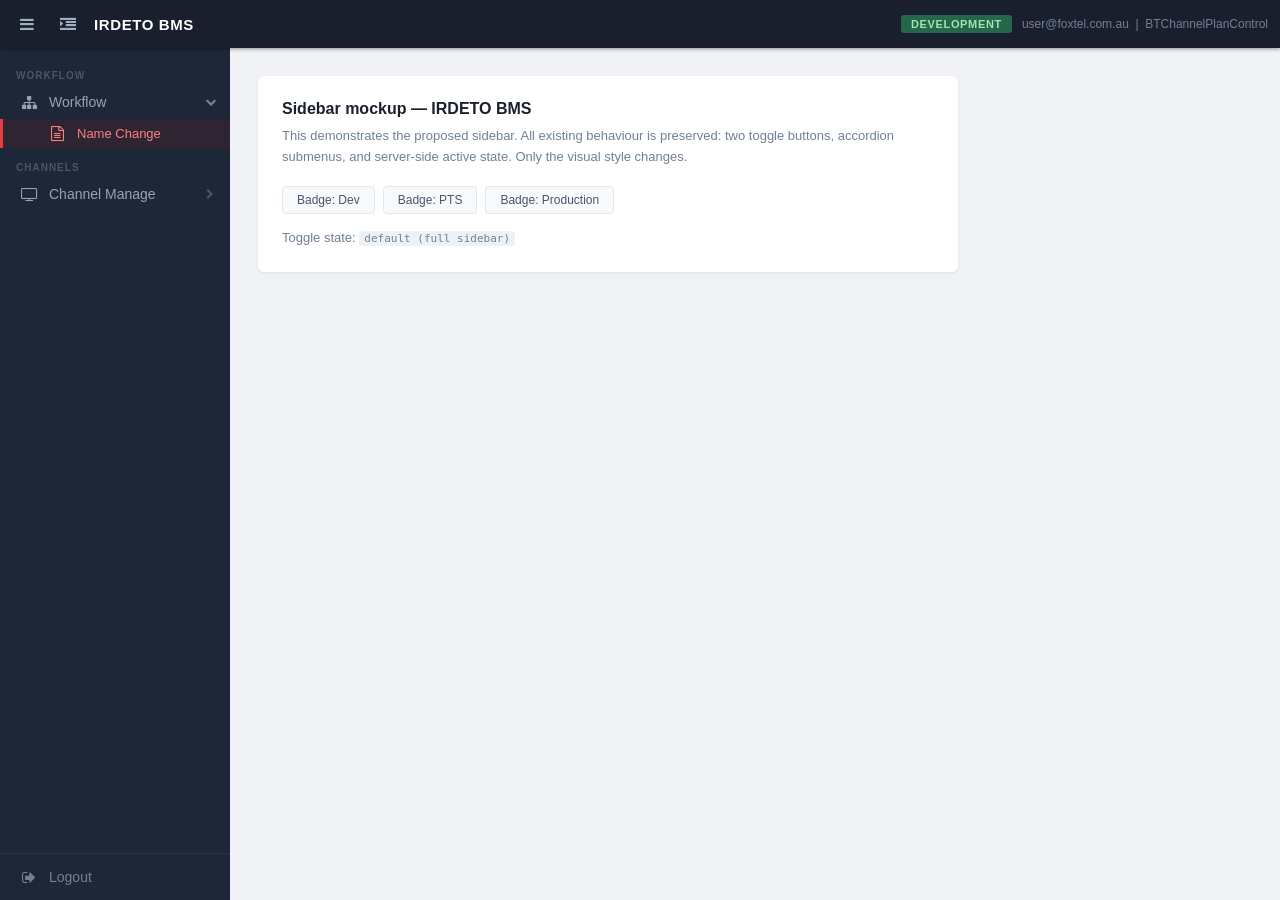
<file: sidebar-mockup.html>
<!DOCTYPE html>
<html lang="en">
<head>
   <meta charset="UTF-8">
   <meta name="viewport" content="width=device-width, initial-scale=1">
   <title>Sidebar Mockup – IRDETO BMS</title>
   <link rel="stylesheet" href="https://cdnjs.cloudflare.com/ajax/libs/font-awesome/4.7.0/css/font-awesome.min.css">
   <style>
      *, *::before, *::after { box-sizing: border-box; margin: 0; padding: 0; }

      body {
         font-family: -apple-system, BlinkMacSystemFont, "Segoe UI", Roboto, sans-serif;
         font-size: 14px;
         background: #f0f2f5;
         color: #333;
      }

      /* ── Top navbar ─────────────────────────────────────────────── */
      .navbar {
         height: 48px;
         background: #1a1f2e;
         display: flex;
         align-items: center;
         padding: 0 12px;
         gap: 10px;
         position: fixed;
         top: 0; left: 0; right: 0;
         z-index: 2000;
         box-shadow: 0 1px 4px rgba(0,0,0,0.4);
      }

      .navbar-toggle {
         background: none;
         border: none;
         color: #a0aec0;
         font-size: 16px;
         cursor: pointer;
         padding: 6px 8px;
         border-radius: 4px;
         transition: background 0.15s, color 0.15s;
         line-height: 1;
      }
      .navbar-toggle:hover { background: rgba(255,255,255,0.08); color: #fff; }

      .navbar-brand {
         color: #fff;
         font-size: 15px;
         font-weight: 600;
         letter-spacing: 0.04em;
         text-decoration: none;
         margin-right: auto;
      }

      .env-badge {
         font-size: 11px;
         font-weight: 700;
         letter-spacing: 0.06em;
         padding: 3px 10px;
         border-radius: 3px;
         text-transform: uppercase;
      }
      .env-badge.dev        { background: #276749; color: #9ae6b4; }
      .env-badge.pts        { background: #744210; color: #fbd38d; }
      .env-badge.production { background: #822727; color: #fed7d7; }

      .navbar-user {
         color: #718096;
         font-size: 12px;
         white-space: nowrap;
      }

      /* ── Layout wrapper ─────────────────────────────────────────── */
      #wrapper {
         display: flex;
         padding-top: 48px;
         min-height: 100vh;
      }

      /* ── Sidebar ────────────────────────────────────────────────── */
      #sidebar-wrapper {
         width: 230px;
         min-width: 230px;
         background: #1e2738;
         min-height: calc(100vh - 48px);
         position: fixed;
         top: 48px;
         left: 0;
         bottom: 0;
         overflow: hidden;
         transition: width 0.25s ease, min-width 0.25s ease;
         z-index: 1000;
         display: flex;
         flex-direction: column;
      }

      /* icon-only collapsed state */
      #wrapper.toggled-2 #sidebar-wrapper {
         width: 50px;
         min-width: 50px;
      }

      /* fully hidden (mobile / manual hide) */
      #wrapper.toggled #sidebar-wrapper {
         width: 0;
         min-width: 0;
      }

      /* ── Sidebar nav ────────────────────────────────────────────── */
      .sidebar-nav {
         list-style: none;
         padding: 8px 0;
         flex: 1;
         overflow-y: auto;
         overflow-x: hidden;
      }

      /* top divider label */
      .sidebar-section-label {
         font-size: 10px;
         font-weight: 700;
         letter-spacing: 0.1em;
         text-transform: uppercase;
         color: #4a5568;
         padding: 14px 16px 4px;
         white-space: nowrap;
         overflow: hidden;
         transition: opacity 0.2s;
      }
      #wrapper.toggled-2 .sidebar-section-label { opacity: 0; }

      /* every nav item row */
      .sidebar-nav li { position: relative; }

      .sidebar-nav li > a,
      .sidebar-nav li > span.nav-parent {
         display: flex;
         align-items: center;
         gap: 10px;
         padding: 9px 16px;
         color: #94a3b8;
         text-decoration: none;
         white-space: nowrap;
         overflow: hidden;
         cursor: pointer;
         border-left: 3px solid transparent;
         transition: background 0.15s, color 0.15s, border-color 0.15s;
         user-select: none;
      }

      .sidebar-nav li > a:hover,
      .sidebar-nav li > span.nav-parent:hover {
         background: rgba(255,255,255,0.05);
         color: #e2e8f0;
      }

      /* active leaf item */
      .sidebar-nav li.active > a {
         background: rgba(229,62,62,0.12);
         color: #fc8181;
         border-left-color: #e53e3e;
      }

      /* icon column — fixed width so text slides away cleanly */
      .nav-icon {
         font-size: 15px;
         width: 20px;
         text-align: center;
         flex-shrink: 0;
      }

      .nav-label { transition: opacity 0.2s; }
      #wrapper.toggled-2 .nav-label { opacity: 0; pointer-events: none; }

      /* chevron for parent items */
      .nav-chevron {
         margin-left: auto;
         font-size: 11px;
         color: #4a5568;
         transition: transform 0.2s, opacity 0.2s;
         flex-shrink: 0;
      }
      .nav-parent.open .nav-chevron { transform: rotate(90deg); color: #718096; }
      #wrapper.toggled-2 .nav-chevron { opacity: 0; }

      /* ── Sub-menu ───────────────────────────────────────────────── */
      .sidebar-nav ul {
         list-style: none;
         background: rgba(0,0,0,0.15);
         overflow: hidden;
      }

      .sidebar-nav ul li > a {
         padding: 7px 16px 7px 44px;
         font-size: 13px;
         color: #718096;
         border-left: 3px solid transparent;
      }
      .sidebar-nav ul li > a:hover {
         background: rgba(255,255,255,0.04);
         color: #cbd5e0;
      }
      .sidebar-nav ul li.active > a {
         background: rgba(229,62,62,0.10);
         color: #fc8181;
         border-left-color: #e53e3e;
      }

      #wrapper.toggled-2 .sidebar-nav ul { display: none !important; }

      /* ── Logout row ─────────────────────────────────────────────── */
      .sidebar-logout {
         border-top: 1px solid rgba(255,255,255,0.06);
         padding: 6px 0;
      }
      .sidebar-logout a {
         display: flex;
         align-items: center;
         gap: 10px;
         padding: 9px 16px;
         color: #718096;
         text-decoration: none;
         white-space: nowrap;
         overflow: hidden;
         transition: background 0.15s, color 0.15s;
         border-left: 3px solid transparent;
      }
      .sidebar-logout a:hover {
         background: rgba(255,255,255,0.05);
         color: #fc8181;
      }
      .sidebar-logout .nav-label { transition: opacity 0.2s; }
      #wrapper.toggled-2 .sidebar-logout .nav-label { opacity: 0; }

      /* ── Page content ───────────────────────────────────────────── */
      #page-content-wrapper {
         margin-left: 230px;
         transition: margin-left 0.25s ease;
         padding: 28px;
         flex: 1;
      }
      #wrapper.toggled-2 #page-content-wrapper { margin-left: 50px; }
      #wrapper.toggled  #page-content-wrapper { margin-left: 0; }

      /* ── Demo content ───────────────────────────────────────────── */
      .demo-card {
         background: #fff;
         border-radius: 6px;
         padding: 24px;
         box-shadow: 0 1px 3px rgba(0,0,0,0.08);
         max-width: 700px;
      }
      .demo-card h2 { font-size: 16px; font-weight: 600; margin-bottom: 8px; color: #1a202c; }
      .demo-card p  { color: #718096; font-size: 13px; line-height: 1.6; }
      .demo-controls { margin-top: 18px; display: flex; gap: 8px; flex-wrap: wrap; }
      .demo-controls button {
         padding: 6px 14px;
         border-radius: 4px;
         border: 1px solid #e2e8f0;
         background: #f7fafc;
         font-size: 12px;
         cursor: pointer;
         color: #4a5568;
         transition: background 0.15s;
      }
      .demo-controls button:hover { background: #edf2f7; }
      .state-label {
         margin-top: 14px;
         font-size: 12px;
         color: #a0aec0;
      }
      code {
         background: #edf2f7;
         padding: 1px 5px;
         border-radius: 3px;
         font-size: 11px;
      }
   </style>
</head>
<body>

<!-- ── Navbar ──────────────────────────────────────────────────────── -->
<nav class="navbar">
   <!-- mobile: fully hide sidebar -->
   <button class="navbar-toggle" id="menu-toggle" title="Hide sidebar">
      <i class="fa fa-bars"></i>
   </button>
   <!-- desktop: collapse to icons only -->
   <button class="navbar-toggle" id="menu-toggle-2" title="Collapse sidebar">
      <i class="fa fa-indent"></i>
   </button>

   <a class="navbar-brand" href="#">IRDETO BMS</a>

   <!-- swap the class below to .pts or .production to see badge variants -->
   <span class="env-badge dev">Development</span>

   <span class="navbar-user">user@foxtel.com.au &nbsp;|&nbsp; BTChannelPlanControl</span>
</nav>

<!-- ── Layout ──────────────────────────────────────────────────────── -->
<div id="wrapper">

   <!-- Sidebar -->
   <div id="sidebar-wrapper">
      <ul class="sidebar-nav" id="menu">

         <!-- Section: Workflow (access-gated, shown because user has access) -->
         <li class="sidebar-section-label">Workflow</li>
         <li>
            <span class="nav-parent">
               <i class="fa fa-sitemap nav-icon"></i>
               <span class="nav-label">Workflow</span>
               <i class="fa fa-chevron-right nav-chevron"></i>
            </span>
            <ul>
               <!-- add class="active" to whichever item matches the current page -->
               <li class="active">
                  <a href="#"><i class="fa fa-file-text-o nav-icon"></i><span class="nav-label">Name Change</span></a>
               </li>
            </ul>
         </li>

         <!-- Section: Channel -->
         <li class="sidebar-section-label">Channels</li>
         <li>
            <span class="nav-parent">
               <i class="fa fa-tv nav-icon"></i>
               <span class="nav-label">Channel Manage</span>
               <i class="fa fa-chevron-right nav-chevron"></i>
            </span>
            <ul>
               <li><a href="#"><i class="fa fa-pencil nav-icon"></i><span class="nav-label">Channel Name</span></a></li>
               <li><a href="#"><i class="fa fa-arrows nav-icon"></i><span class="nav-label">Service Move</span></a></li>
               <li><a href="#"><i class="fa fa-trash-o nav-icon"></i><span class="nav-label">Decommission</span></a></li>
               <li><a href="#"><i class="fa fa-window-restore nav-icon"></i><span class="nav-label">Popup Channels</span></a></li>
            </ul>
         </li>

      </ul>

      <!-- Logout pinned to bottom -->
      <div class="sidebar-logout">
         <a href="#"><i class="fa fa-sign-out nav-icon"></i><span class="nav-label">Logout</span></a>
      </div>
   </div>

   <!-- Page content -->
   <div id="page-content-wrapper">
      <div class="demo-card">
         <h2>Sidebar mockup — IRDETO BMS</h2>
         <p>
            This demonstrates the proposed sidebar. All existing behaviour is preserved:
            two toggle buttons, accordion submenus, and server-side active state.
            Only the visual style changes.
         </p>
         <div class="demo-controls">
            <button onclick="setEnv('dev')">Badge: Dev</button>
            <button onclick="setEnv('pts')">Badge: PTS</button>
            <button onclick="setEnv('production')">Badge: Production</button>
         </div>
         <p class="state-label">
            Toggle state: <code id="state-label">default (full sidebar)</code>
         </p>
      </div>
   </div>

</div>

<script>
   // ── Toggle logic (mirrors sidebar_menu.js exactly) ────────────────
   document.getElementById('menu-toggle').addEventListener('click', function (e) {
      e.preventDefault();
      var w = document.getElementById('wrapper');
      w.classList.remove('toggled-2');
      w.classList.toggle('toggled');
      updateLabel();
   });

   document.getElementById('menu-toggle-2').addEventListener('click', function (e) {
      e.preventDefault();
      var w = document.getElementById('wrapper');
      w.classList.remove('toggled');
      w.classList.toggle('toggled-2');
      // hide open submenus when collapsing to icon-only
      document.querySelectorAll('#menu ul').forEach(function (ul) { ul.style.display = ''; });
      document.querySelectorAll('.nav-parent').forEach(function (p) { p.classList.remove('open'); });
      updateLabel();
   });

   // ── Accordion ─────────────────────────────────────────────────────
   function initMenu() {
      // hide all submenus initially
      document.querySelectorAll('#menu ul').forEach(function (ul) { ul.style.display = 'none'; });

      // expand whichever group contains an active item
      document.querySelectorAll('#menu li.active').forEach(function (li) {
         var parentUl = li.closest('ul');
         if (parentUl && parentUl !== document.getElementById('menu')) {
            parentUl.style.display = 'block';
            var parent = parentUl.previousElementSibling;
            if (parent) parent.classList.add('open');
         }
      });

      document.querySelectorAll('.nav-parent').forEach(function (parent) {
         parent.addEventListener('click', function () {
            if (document.getElementById('wrapper').classList.contains('toggled-2')) return;
            var ul = parent.nextElementSibling;
            var isOpen = ul && ul.style.display === 'block';

            // close all
            document.querySelectorAll('#menu ul').forEach(function (u) { u.style.display = 'none'; });
            document.querySelectorAll('.nav-parent').forEach(function (p) { p.classList.remove('open'); });

            if (!isOpen && ul) {
               ul.style.display = 'block';
               parent.classList.add('open');
            }
         });
      });
   }

   // ── Env badge demo ────────────────────────────────────────────────
   function setEnv(env) {
      var badge = document.querySelector('.env-badge');
      badge.className = 'env-badge ' + env;
      var labels = { dev: 'Development', pts: 'PTS', production: 'Production' };
      badge.textContent = labels[env];
   }

   function updateLabel() {
      var w = document.getElementById('wrapper');
      var lbl = document.getElementById('state-label');
      if (w.classList.contains('toggled'))   lbl.textContent = 'toggled (sidebar hidden)';
      else if (w.classList.contains('toggled-2')) lbl.textContent = 'toggled-2 (icon-only, 50px)';
      else                                        lbl.textContent = 'default (full sidebar, 230px)';
   }

   initMenu();
</script>
</body>
</html>
</file>
